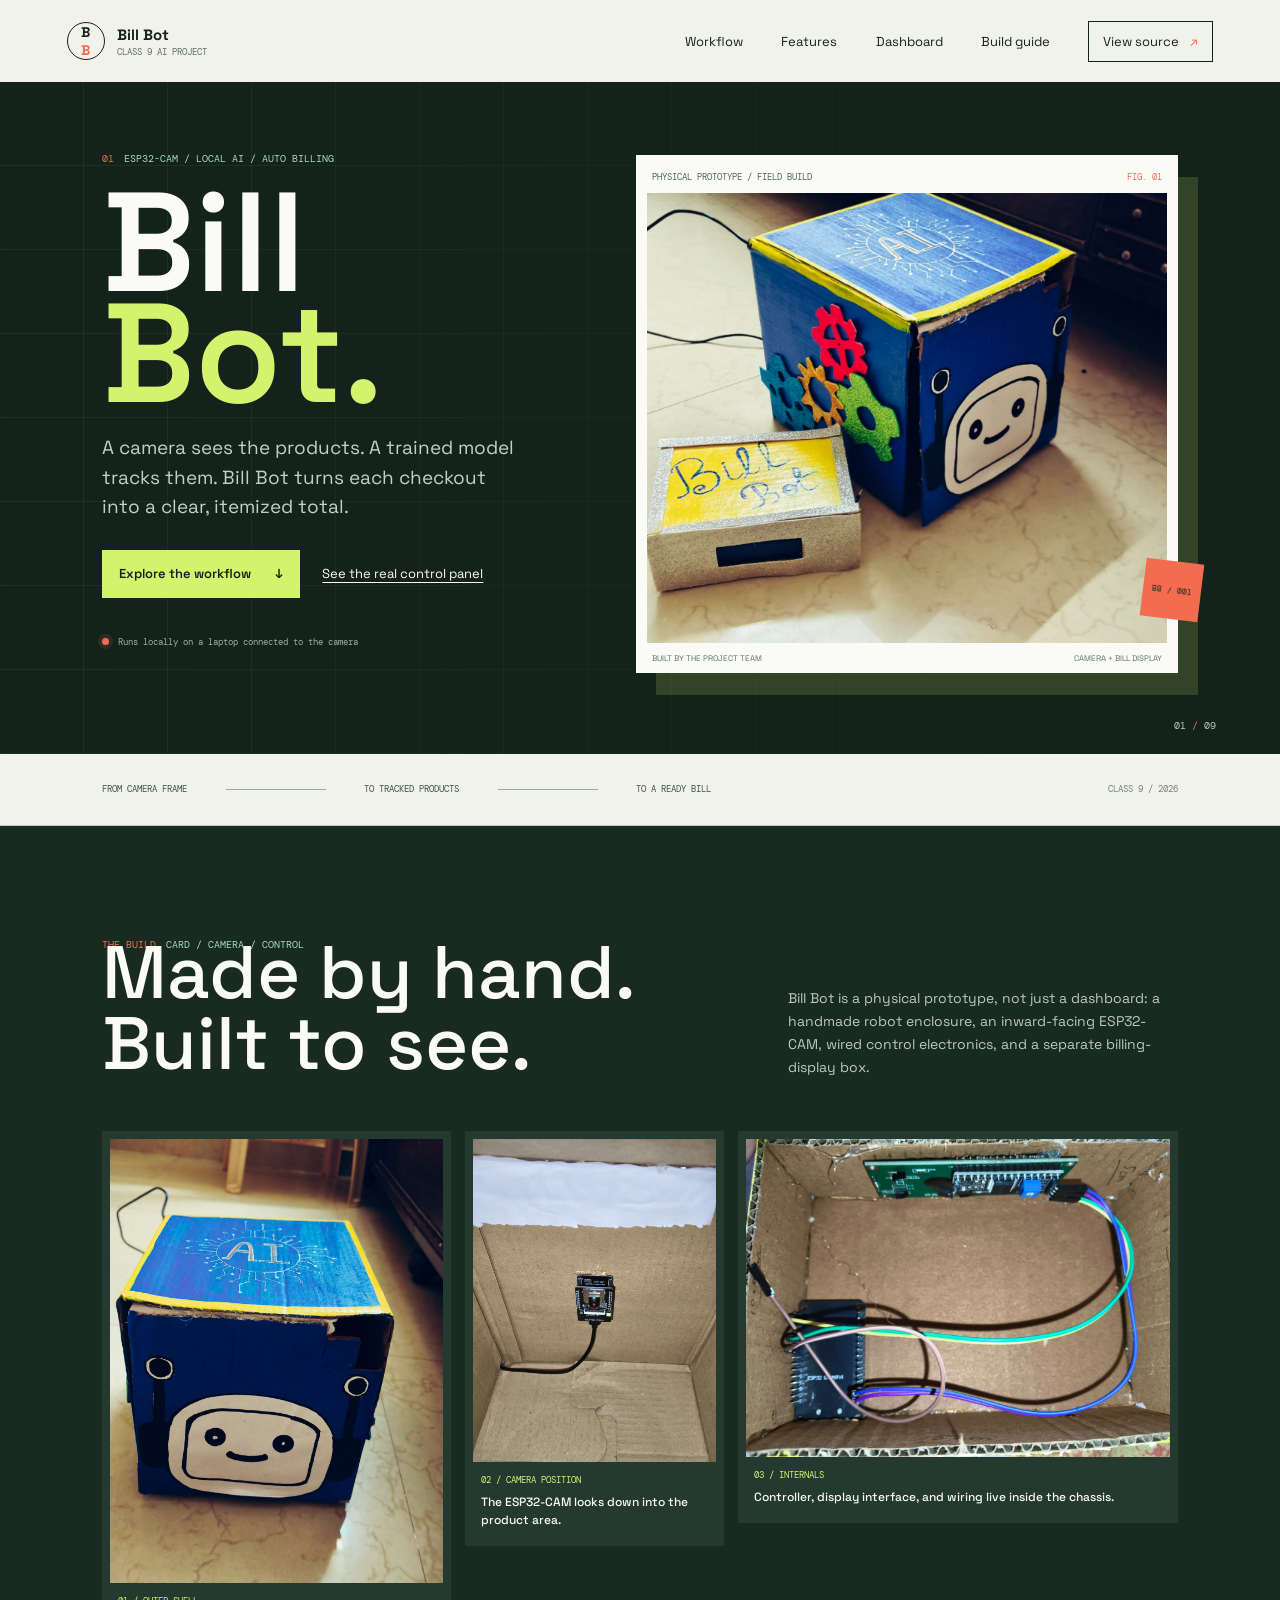
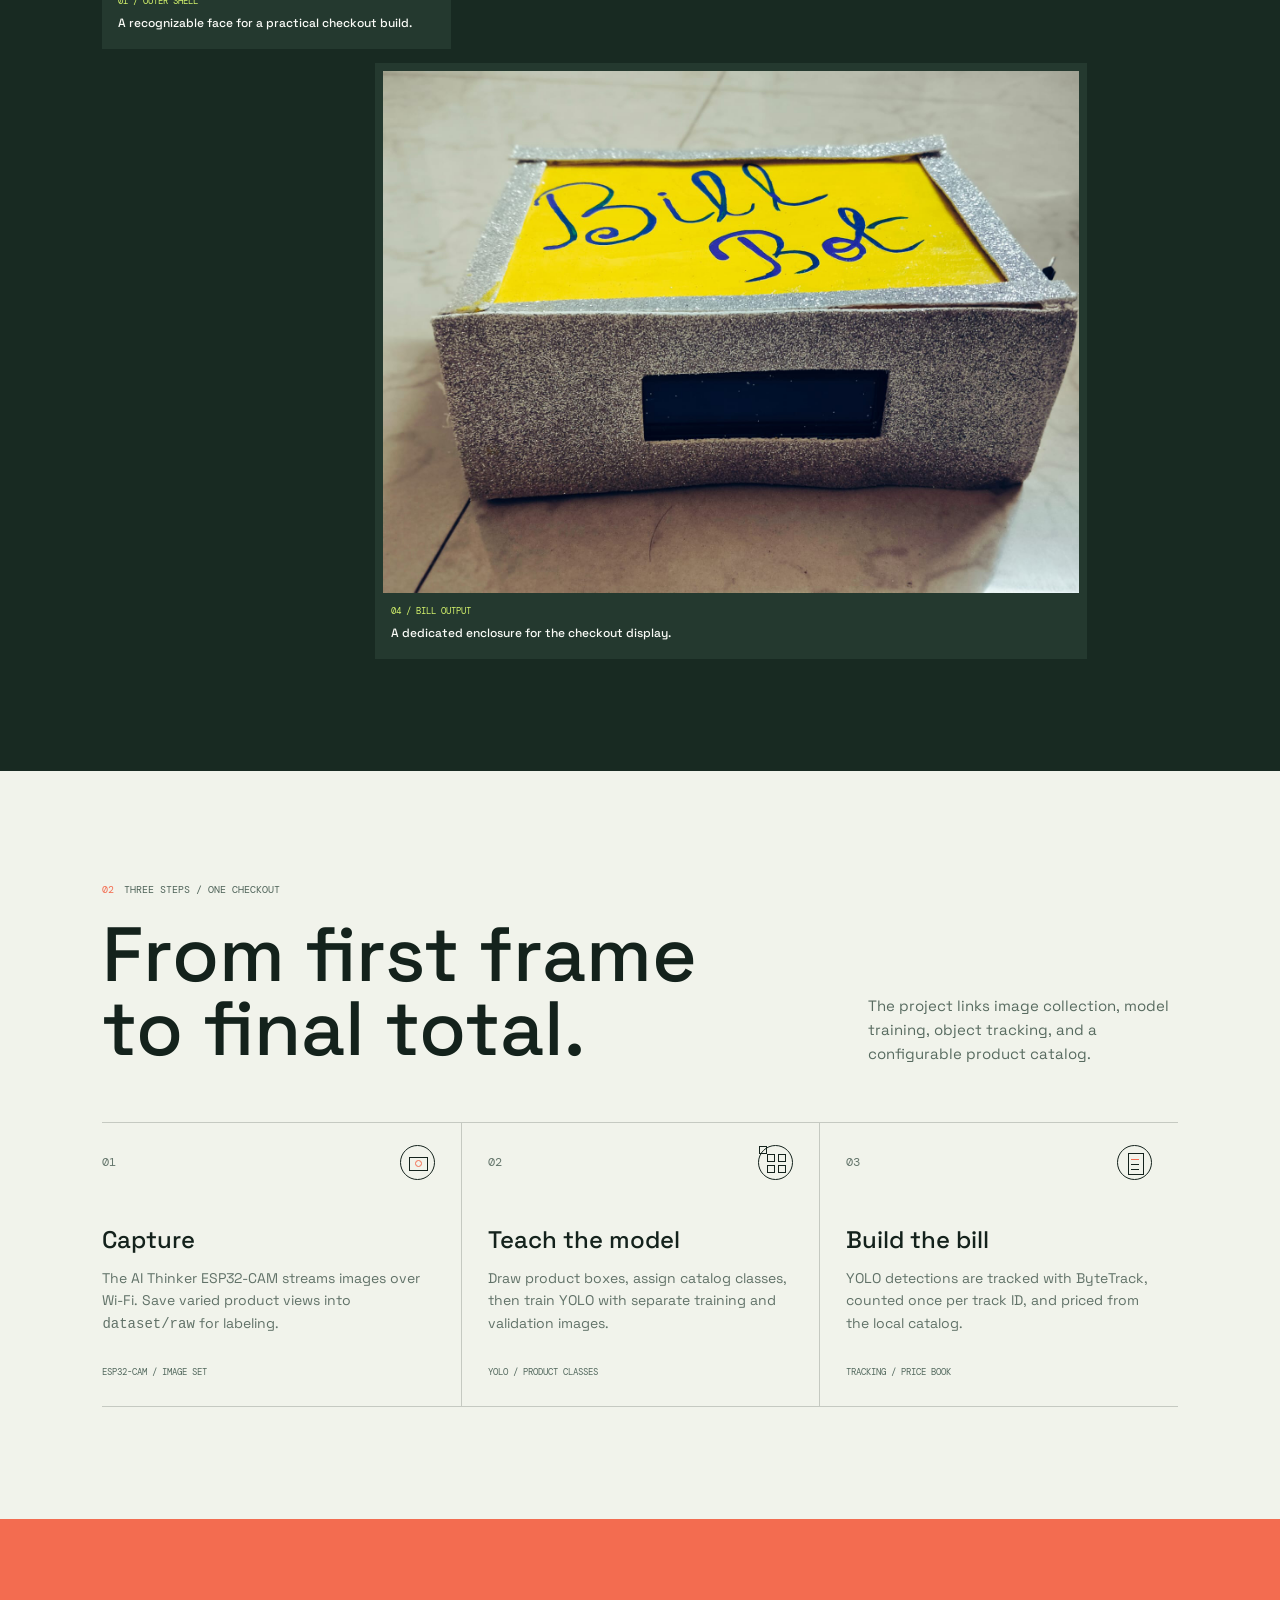
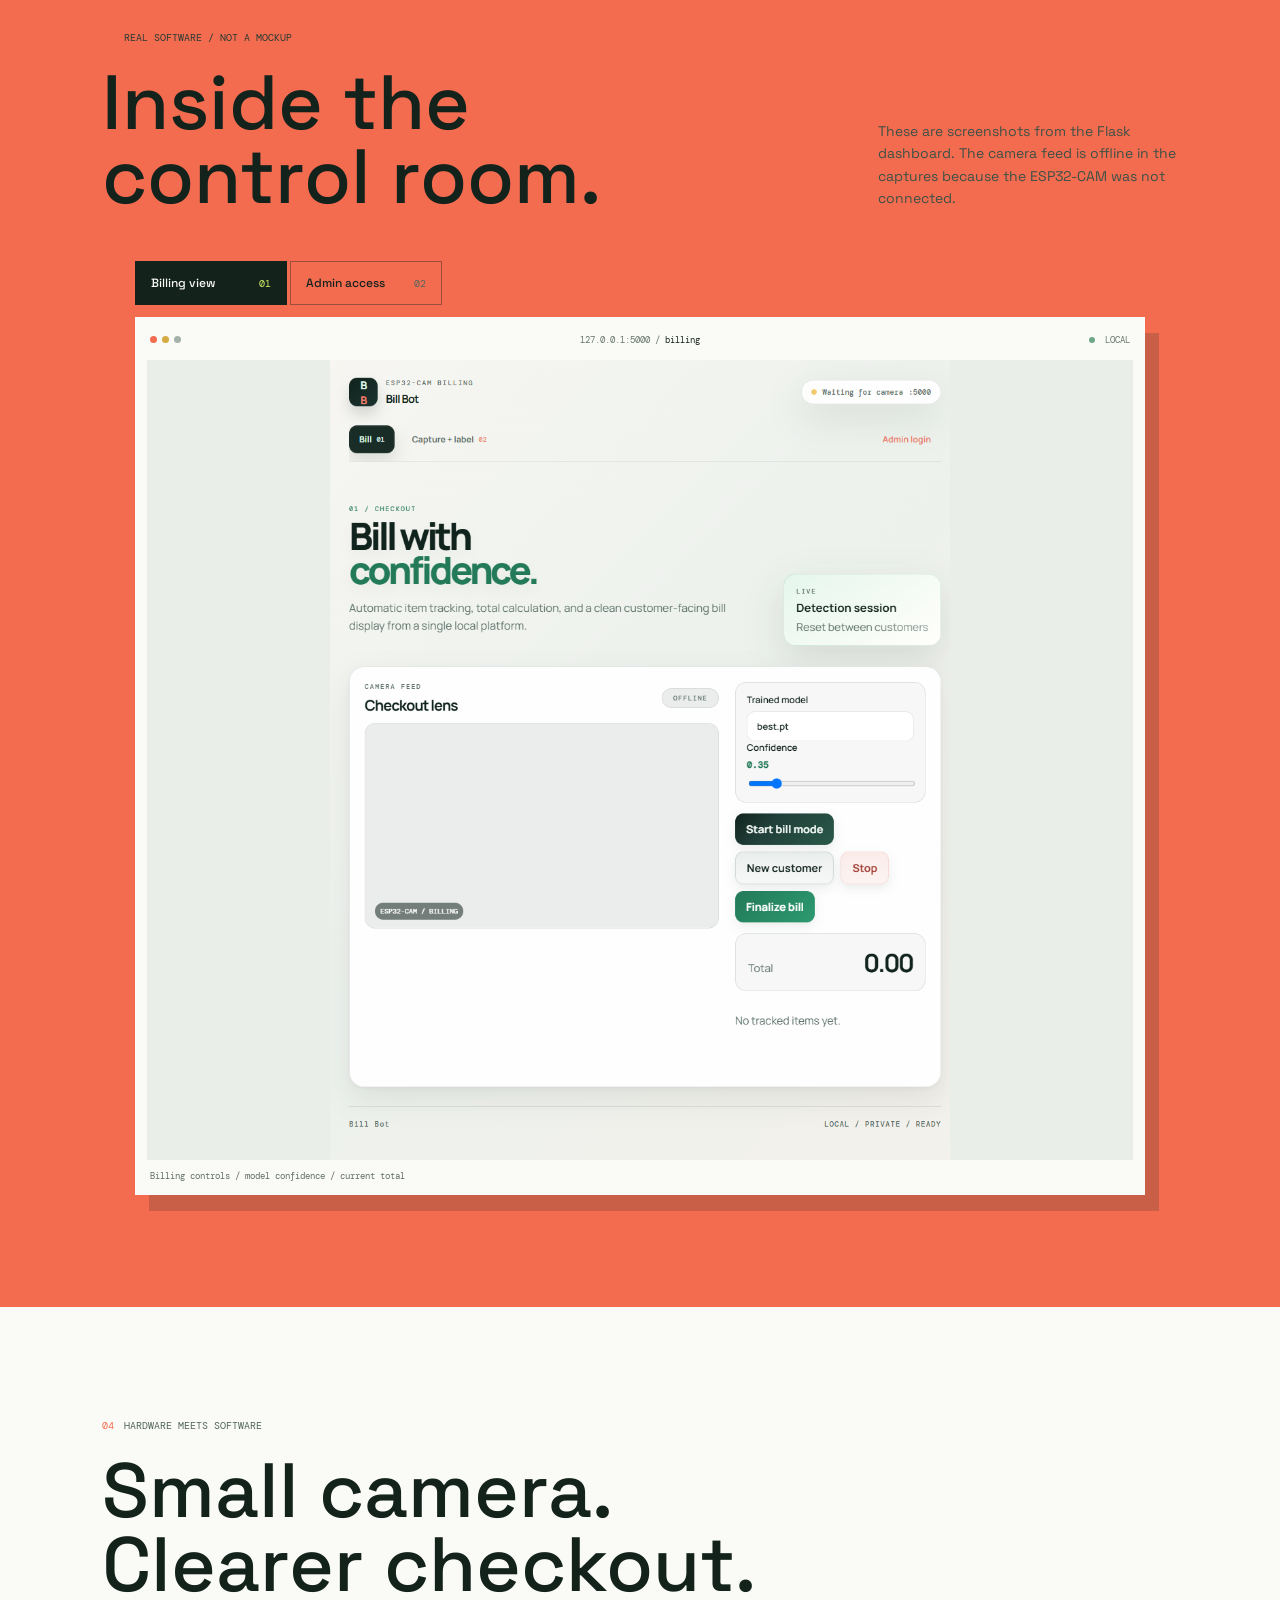
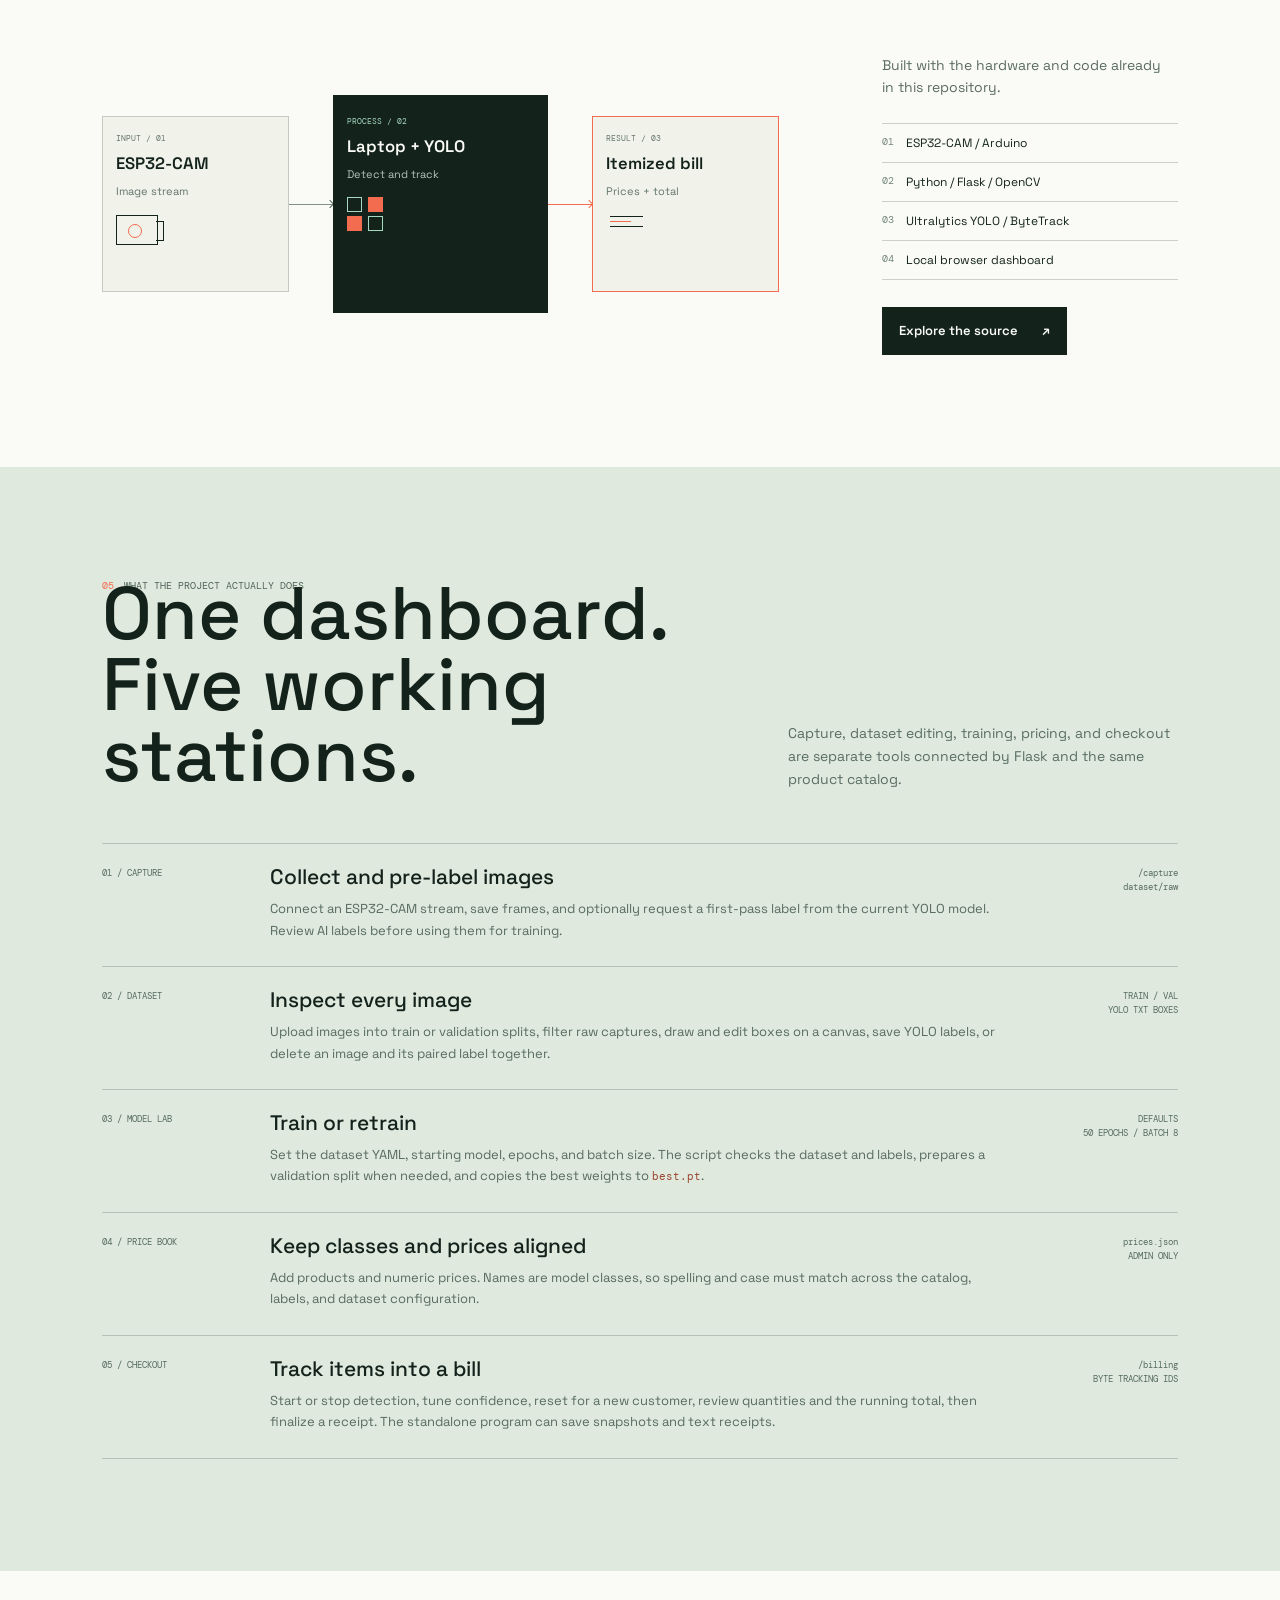
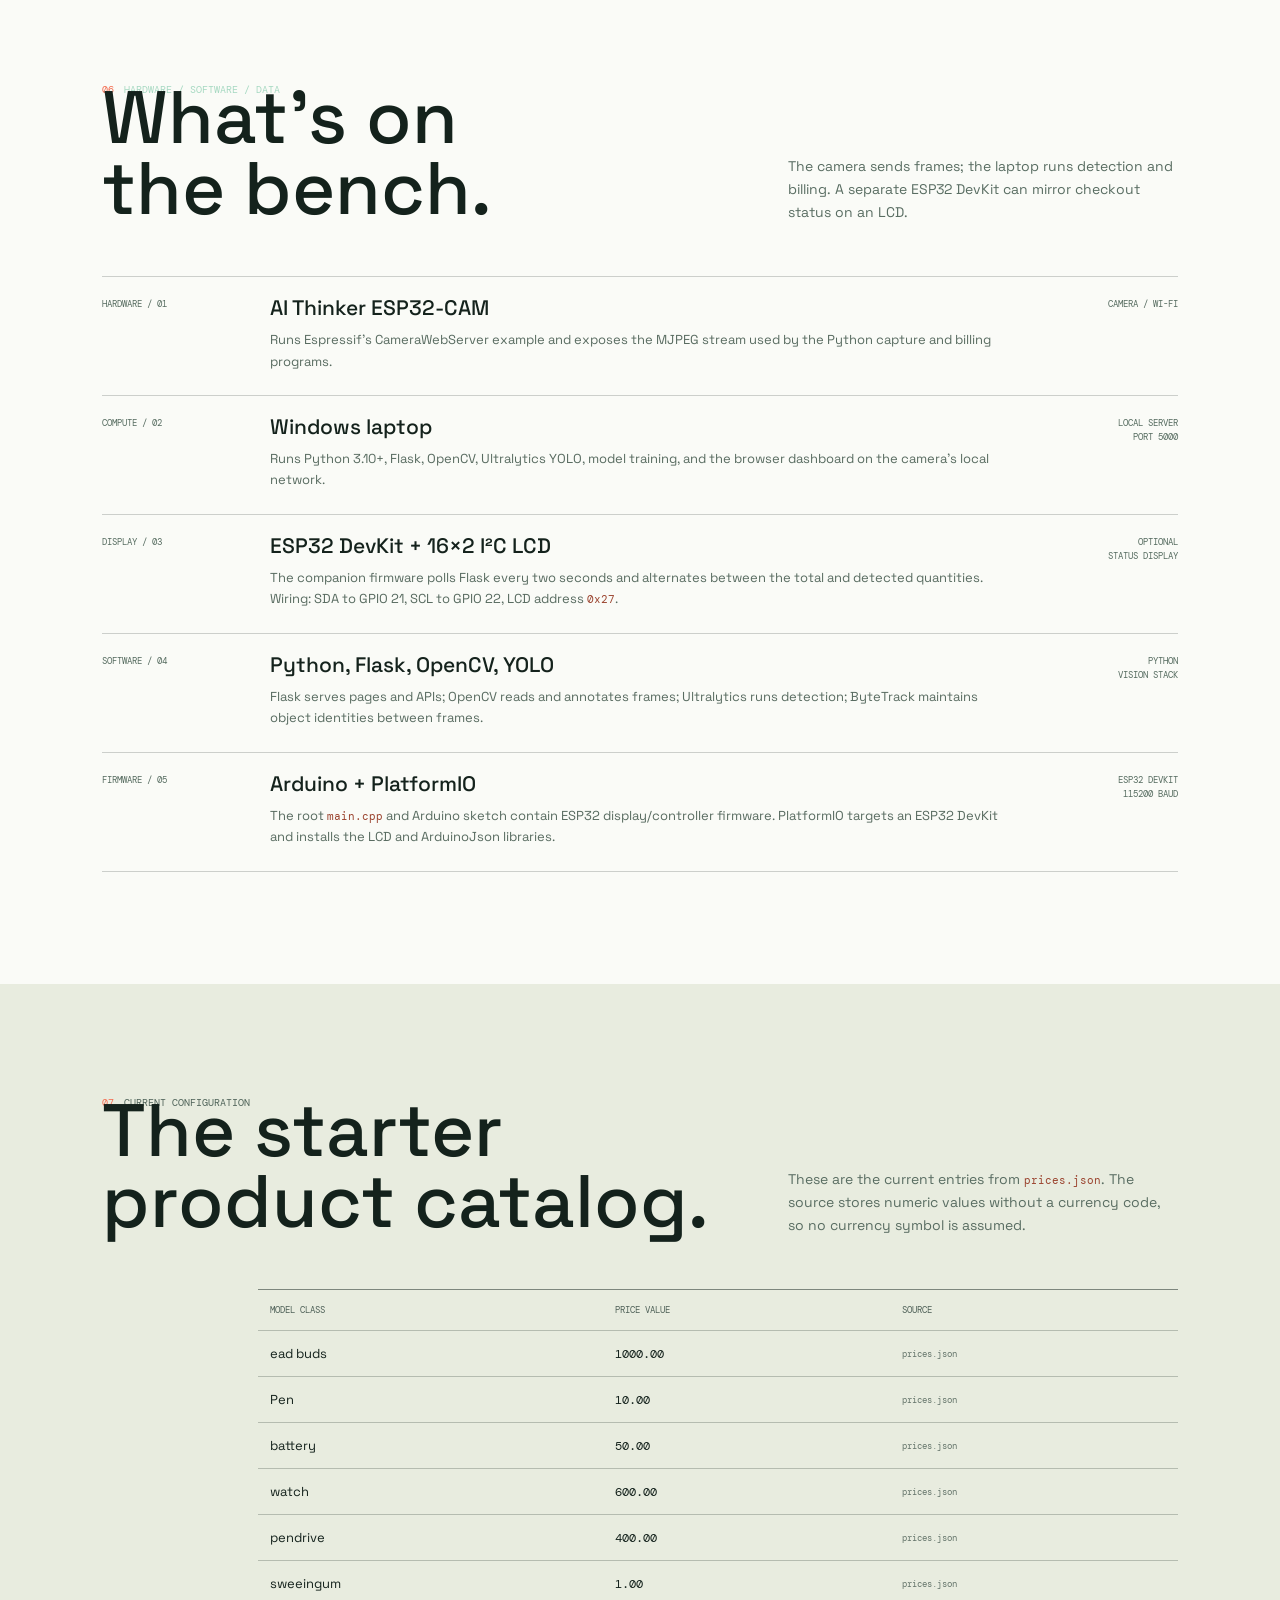
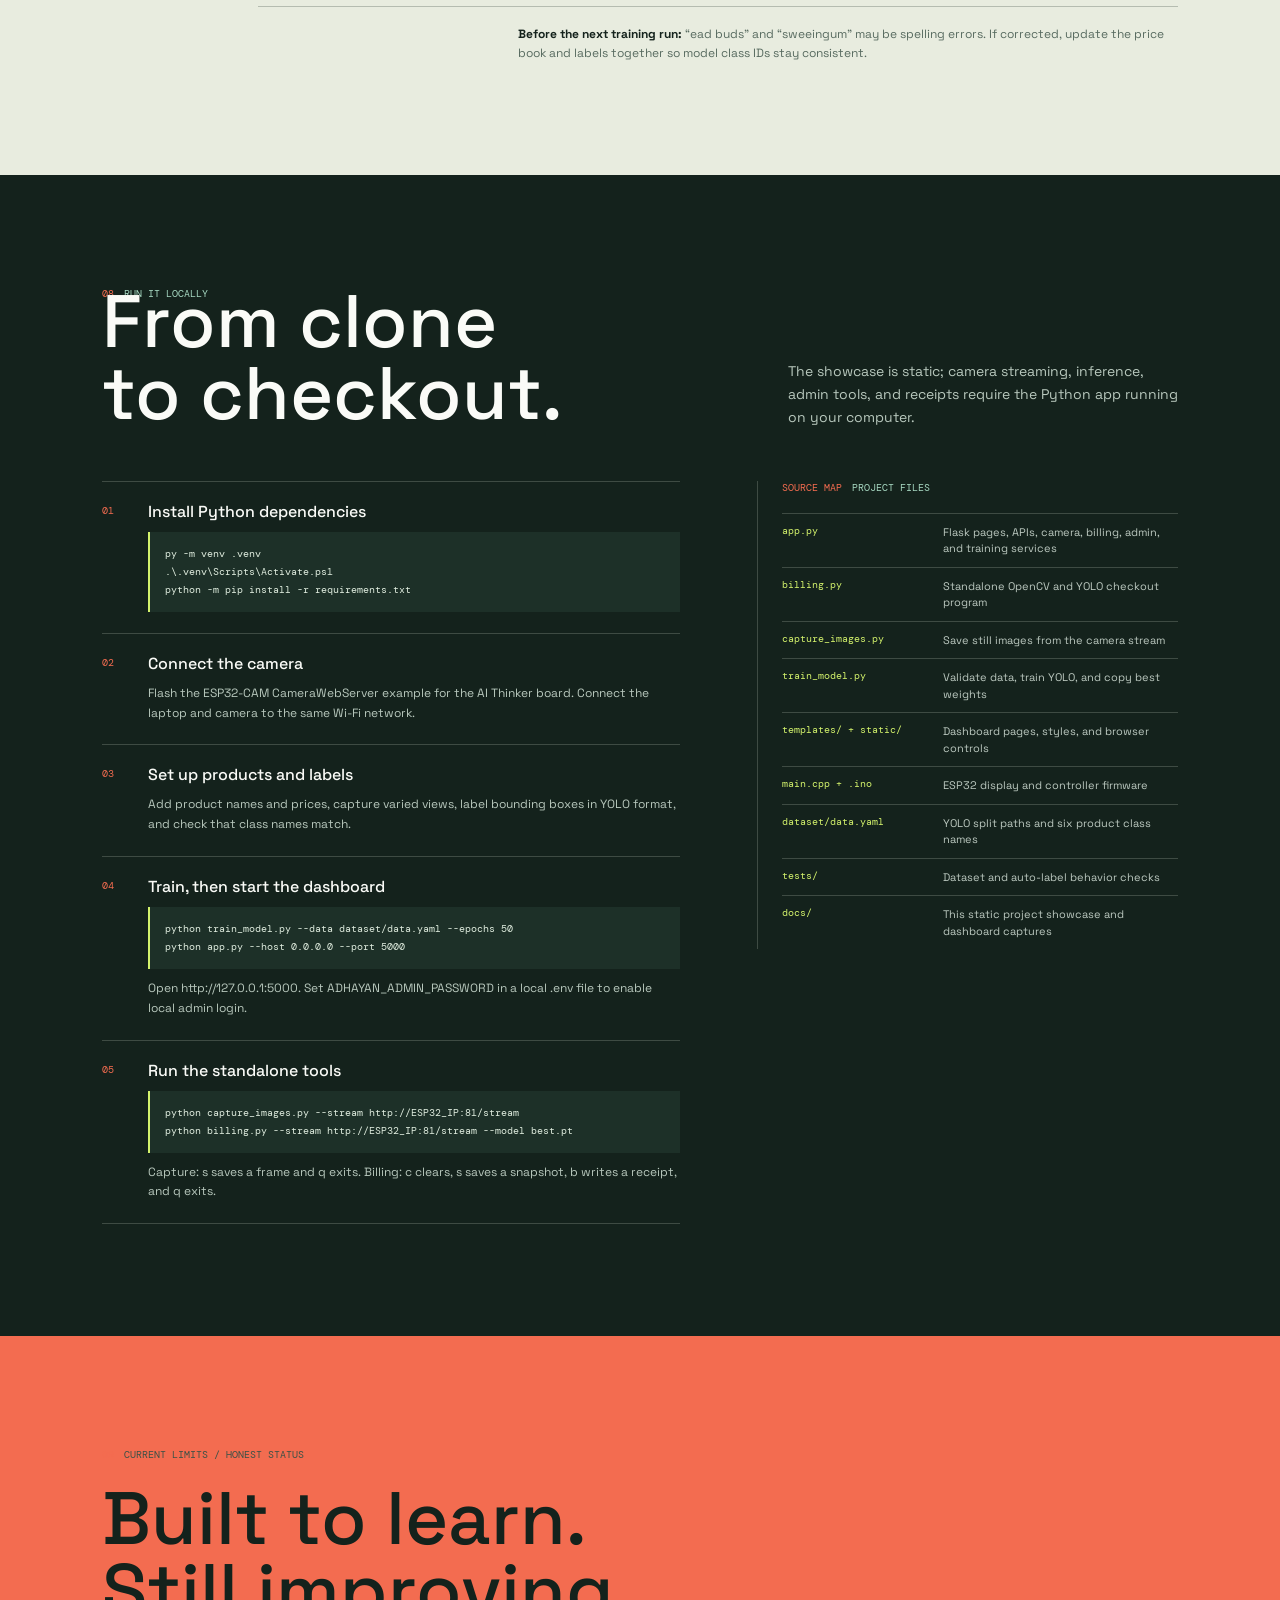
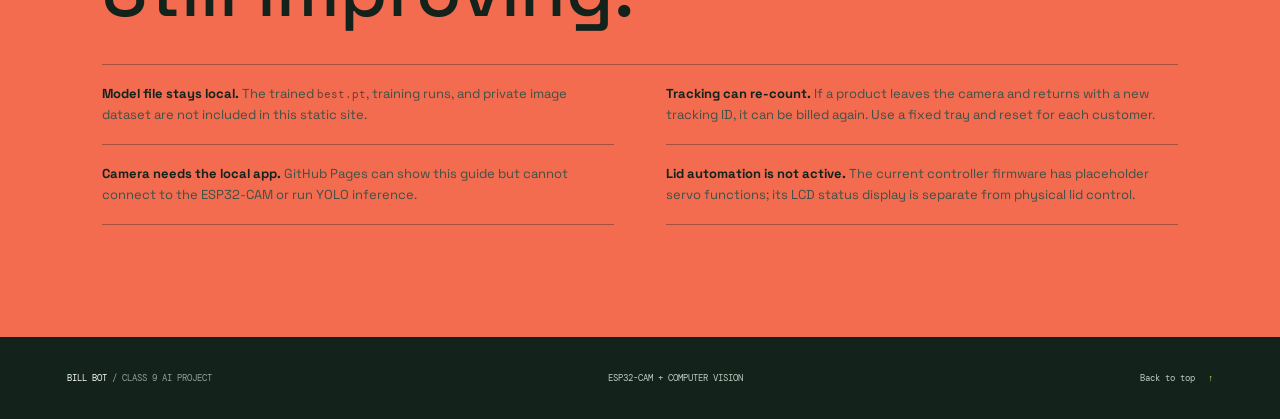
<file: docs/index.html>
<!doctype html>
<html lang="en">
<head>
  <meta charset="utf-8">
  <meta name="viewport" content="width=device-width, initial-scale=1">
  <meta name="theme-color" content="#14221c">
  <meta name="description" content="Bill Bot is a Class 9 AI project using an ESP32-CAM, YOLO object tracking, a local billing dashboard, and an optional ESP32 LCD status display.">
  <title>Bill Bot | ESP32-CAM Smart Billing</title>
  <link rel="preconnect" href="https://fonts.googleapis.com">
  <link rel="preconnect" href="https://fonts.gstatic.com" crossorigin>
  <link href="https://fonts.googleapis.com/css2?family=DM+Mono:wght@400;500&family=Space+Grotesk:wght@400;500;600;700&display=swap" rel="stylesheet">
  <link rel="stylesheet" href="./styles.css">
  <script src="./script.js" defer></script>
</head>
<body>
  <a class="skip-link" href="#main">Skip to content</a>
  <header class="site-header">
    <a class="brand" href="#top" aria-label="Bill Bot home">
      <span class="brand-mark" aria-hidden="true">B<span>B</span></span>
      <span class="brand-copy"><strong>Bill Bot</strong><small>CLASS 9 AI PROJECT</small></span>
    </a>
    <button class="menu-toggle" type="button" aria-label="Open navigation" aria-expanded="false" aria-controls="site-nav" title="Open navigation"><span></span><span></span></button>
    <nav class="site-nav" id="site-nav" aria-label="Main navigation">
      <a href="#workflow">Workflow</a>
      <a href="#features">Features</a>
      <a href="#screens">Dashboard</a>
      <a href="#build">Build guide</a>
      <a class="nav-cta" href="https://github.com/adhayan340-debug/bill-bot-class-9-ai-project">View source <span aria-hidden="true">&#8599;</span></a>
    </nav>
  </header>

  <main id="main">
    <section class="hero" id="top">
      <div class="hero-grid" aria-hidden="true"></div>
      <div class="hero-copy" data-reveal>
        <p class="eyebrow"><span class="eyebrow-index">01</span> ESP32-CAM / LOCAL AI / AUTO BILLING</p>
        <h1>Bill<br><span>Bot.</span></h1>
        <p class="hero-summary">A camera sees the products. A trained model tracks them. Bill Bot turns each checkout into a clear, itemized total.</p>
        <div class="hero-actions">
          <a class="button button-lime" href="#workflow">Explore the workflow <span aria-hidden="true">&#8595;</span></a>
          <a class="text-link" href="#screens">See the real control panel</a>
        </div>
        <div class="hero-footnote"><span class="live-mark"></span> Runs locally on a laptop connected to the camera</div>
      </div>
      <figure class="hero-visual" data-reveal>
        <div class="visual-topline"><span>PHYSICAL PROTOTYPE / FIELD BUILD</span><span class="visual-index">FIG. 01</span></div>
        <img src="./assets/complete-build.jpeg" alt="The completed blue Bill Bot cardboard robot beside its separate billing display enclosure." width="1600" height="1200">
        <figcaption><span>BUILT BY THE PROJECT TEAM</span><span>CAMERA + BILL DISPLAY</span></figcaption>
        <span class="visual-marker" aria-hidden="true">BB / 001</span>
      </figure>
      <div class="hero-index" aria-hidden="true">01 <span>/</span> 09</div>
    </section>

    <section class="intro-strip" aria-label="Project summary">
      <p>FROM CAMERA FRAME</p><span class="strip-line" aria-hidden="true"></span>
      <p>TO TRACKED PRODUCTS</p><span class="strip-line" aria-hidden="true"></span>
      <p>TO A READY BILL</p><span class="strip-side">CLASS 9 / 2026</span>
    </section>

    <section class="prototype-story section-pad" id="prototype">
      <div class="detail-heading" data-reveal>
        <div><p class="eyebrow"><span class="eyebrow-index">THE BUILD</span> CARD / CAMERA / CONTROL</p><h2>Made by hand.<br>Built to see.</h2></div>
        <p>Bill Bot is a physical prototype, not just a dashboard: a handmade robot enclosure, an inward-facing ESP32-CAM, wired control electronics, and a separate billing-display box.</p>
      </div>
      <div class="robot-gallery" data-reveal>
        <figure class="robot-shot robot-shot-front">
          <img src="./assets/robot-front.jpeg" alt="Front of the handmade blue Bill Bot cardboard robot, with its friendly face and decorated sides." width="1200" height="1600" loading="lazy">
          <figcaption><span>01 / OUTER SHELL</span><strong>A recognizable face for a practical checkout build.</strong></figcaption>
        </figure>
        <figure class="robot-shot robot-shot-camera">
          <img src="./assets/camera-inside-box.jpeg" alt="ESP32-CAM mounted inside the upper part of the cardboard robot, aimed into the product compartment." width="1200" height="1600" loading="lazy">
          <figcaption><span>02 / CAMERA POSITION</span><strong>The ESP32-CAM looks down into the product area.</strong></figcaption>
        </figure>
        <figure class="robot-shot robot-shot-wiring">
          <img src="./assets/robot-wiring.jpeg" alt="Inside the robot showing its ESP32 DevKit, LCD interface board, and connecting wires." width="1600" height="1200" loading="lazy">
          <figcaption><span>03 / INTERNALS</span><strong>Controller, display interface, and wiring live inside the chassis.</strong></figcaption>
        </figure>
        <figure class="robot-shot robot-shot-display">
          <img src="./assets/billing-display.jpeg" alt="Separate handmade Bill Bot billing enclosure with a front display window." width="1600" height="1200" loading="lazy">
          <figcaption><span>04 / BILL OUTPUT</span><strong>A dedicated enclosure for the checkout display.</strong></figcaption>
        </figure>
      </div>
    </section>

    <section class="workflow section-pad" id="workflow">
      <div class="section-heading" data-reveal>
        <p class="eyebrow dark-eyebrow"><span class="eyebrow-index">02</span> THREE STEPS / ONE CHECKOUT</p>
        <h2>From first frame<br>to final total.</h2>
        <p class="section-intro">The project links image collection, model training, object tracking, and a configurable product catalog.</p>
      </div>
      <div class="steps" data-reveal>
        <article class="step">
          <div class="step-head"><span class="step-number">01</span><span class="step-symbol symbol-camera" aria-hidden="true"></span></div>
          <h3>Capture</h3>
          <p>The AI Thinker ESP32-CAM streams images over Wi-Fi. Save varied product views into <code>dataset/raw</code> for labeling.</p>
          <span class="step-meta">ESP32-CAM / IMAGE SET</span>
        </article>
        <article class="step">
          <div class="step-head"><span class="step-number">02</span><span class="step-symbol symbol-model" aria-hidden="true"></span></div>
          <h3>Teach the model</h3>
          <p>Draw product boxes, assign catalog classes, then train YOLO with separate training and validation images.</p>
          <span class="step-meta">YOLO / PRODUCT CLASSES</span>
        </article>
        <article class="step">
          <div class="step-head"><span class="step-number">03</span><span class="step-symbol symbol-bill" aria-hidden="true"></span></div>
          <h3>Build the bill</h3>
          <p>YOLO detections are tracked with ByteTrack, counted once per track ID, and priced from the local catalog.</p>
          <span class="step-meta">TRACKING / PRICE BOOK</span>
        </article>
      </div>
    </section>

    <section class="screens section-pad" id="screens">
      <div class="screens-heading" data-reveal>
        <div>
          <p class="eyebrow"><span class="eyebrow-index">03</span> REAL SOFTWARE / NOT A MOCKUP</p>
          <h2>Inside the<br>control room.</h2>
        </div>
        <p class="screens-note">These are screenshots from the Flask dashboard. The camera feed is offline in the captures because the ESP32-CAM was not connected.</p>
      </div>
      <div class="screen-switcher" data-reveal>
        <div class="screen-tabs" role="group" aria-label="Choose a dashboard screenshot">
          <button class="screen-tab is-active" type="button" data-screen="billing" aria-pressed="true">Billing view <span>01</span></button>
          <button class="screen-tab" type="button" data-screen="admin" aria-pressed="false">Admin access <span>02</span></button>
        </div>
        <figure class="screen-display">
          <div class="screen-toolbar"><span class="toolbar-dots" aria-hidden="true"><i></i><i></i><i></i></span><span class="screen-url">127.0.0.1:5000 / <span id="screen-route">billing</span></span><span class="screen-state"><i></i> LOCAL</span></div>
          <img id="screen-image" src="./assets/billing-dashboard.png" alt="Actual screenshot of the Bill Bot billing controls and item total." width="912" height="1175">
          <figcaption id="screen-caption">Billing controls / model confidence / current total</figcaption>
        </figure>
      </div>
    </section>

    <section class="system section-pad" id="system">
      <div class="system-heading" data-reveal>
        <p class="eyebrow dark-eyebrow"><span class="eyebrow-index">04</span> HARDWARE MEETS SOFTWARE</p>
        <h2>Small camera.<br>Clearer checkout.</h2>
      </div>
      <div class="system-layout" data-reveal>
        <div class="system-flow" aria-label="System flow: ESP32-CAM to laptop with Flask and YOLO, then itemized bill">
          <div class="system-node node-camera"><span class="node-code">INPUT / 01</span><strong>ESP32-CAM</strong><small>Image stream</small><span class="camera-glyph" aria-hidden="true"><i></i></span></div>
          <span class="flow-connector" aria-hidden="true"><i></i></span>
          <div class="system-node node-compute"><span class="node-code">PROCESS / 02</span><strong>Laptop + YOLO</strong><small>Detect and track</small><span class="compute-glyph" aria-hidden="true"><i></i><i></i><i></i><i></i></span></div>
          <span class="flow-connector connector-coral" aria-hidden="true"><i></i></span>
          <div class="system-node node-output"><span class="node-code">RESULT / 03</span><strong>Itemized bill</strong><small>Prices + total</small><span class="receipt-glyph" aria-hidden="true"><i></i><i></i><i></i></span></div>
        </div>
        <div class="system-copy">
          <p>Built with the hardware and code already in this repository.</p>
          <ul class="stack-list">
            <li><span>01</span> ESP32-CAM / Arduino</li>
            <li><span>02</span> Python / Flask / OpenCV</li>
            <li><span>03</span> Ultralytics YOLO / ByteTrack</li>
            <li><span>04</span> Local browser dashboard</li>
          </ul>
          <a class="button button-dark" href="https://github.com/adhayan340-debug/bill-bot-class-9-ai-project">Explore the source <span aria-hidden="true">&#8599;</span></a>
        </div>
      </div>
    </section>

    <section class="feature-ledger section-pad" id="features">
      <div class="detail-heading" data-reveal>
        <div><p class="eyebrow dark-eyebrow"><span class="eyebrow-index">05</span> WHAT THE PROJECT ACTUALLY DOES</p><h2>One dashboard.<br>Five working stations.</h2></div>
        <p>Capture, dataset editing, training, pricing, and checkout are separate tools connected by Flask and the same product catalog.</p>
      </div>
      <div class="feature-rows" data-reveal>
        <article class="feature-row"><span class="feature-label">01 / CAPTURE</span><div><h3>Collect and pre-label images</h3><p>Connect an ESP32-CAM stream, save frames, and optionally request a first-pass label from the current YOLO model. Review AI labels before using them for training.</p></div><span class="feature-route">/capture<br>dataset/raw</span></article>
        <article class="feature-row"><span class="feature-label">02 / DATASET</span><div><h3>Inspect every image</h3><p>Upload images into train or validation splits, filter raw captures, draw and edit boxes on a canvas, save YOLO labels, or delete an image and its paired label together.</p></div><span class="feature-route">TRAIN / VAL<br>YOLO TXT BOXES</span></article>
        <article class="feature-row"><span class="feature-label">03 / MODEL LAB</span><div><h3>Train or retrain</h3><p>Set the dataset YAML, starting model, epochs, and batch size. The script checks the dataset and labels, prepares a validation split when needed, and copies the best weights to <code>best.pt</code>.</p></div><span class="feature-route">DEFAULTS<br>50 EPOCHS / BATCH 8</span></article>
        <article class="feature-row"><span class="feature-label">04 / PRICE BOOK</span><div><h3>Keep classes and prices aligned</h3><p>Add products and numeric prices. Names are model classes, so spelling and case must match across the catalog, labels, and dataset configuration.</p></div><span class="feature-route">prices.json<br>ADMIN ONLY</span></article>
        <article class="feature-row"><span class="feature-label">05 / CHECKOUT</span><div><h3>Track items into a bill</h3><p>Start or stop detection, tune confidence, reset for a new customer, review quantities and the running total, then finalize a receipt. The standalone program can save snapshots and text receipts.</p></div><span class="feature-route">/billing<br>BYTE TRACKING IDS</span></article>
      </div>
    </section>

    <section class="hardware-details section-pad" id="hardware">
      <div class="detail-heading" data-reveal>
        <div><p class="eyebrow"><span class="eyebrow-index">06</span> HARDWARE / SOFTWARE / DATA</p><h2>What’s on<br>the bench.</h2></div>
        <p>The camera sends frames; the laptop runs detection and billing. A separate ESP32 DevKit can mirror checkout status on an LCD.</p>
      </div>
      <div class="component-rows" data-reveal>
        <article class="component-row"><span class="component-index">HARDWARE / 01</span><div><h3>AI Thinker ESP32-CAM</h3><p>Runs Espressif’s CameraWebServer example and exposes the MJPEG stream used by the Python capture and billing programs.</p></div><span class="component-note">CAMERA / WI-FI</span></article>
        <article class="component-row"><span class="component-index">COMPUTE / 02</span><div><h3>Windows laptop</h3><p>Runs Python 3.10+, Flask, OpenCV, Ultralytics YOLO, model training, and the browser dashboard on the camera’s local network.</p></div><span class="component-note">LOCAL SERVER<br>PORT 5000</span></article>
        <article class="component-row"><span class="component-index">DISPLAY / 03</span><div><h3>ESP32 DevKit + 16×2 I²C LCD</h3><p>The companion firmware polls Flask every two seconds and alternates between the total and detected quantities. Wiring: SDA to GPIO 21, SCL to GPIO 22, LCD address <code>0x27</code>.</p></div><span class="component-note">OPTIONAL<br>STATUS DISPLAY</span></article>
        <article class="component-row"><span class="component-index">SOFTWARE / 04</span><div><h3>Python, Flask, OpenCV, YOLO</h3><p>Flask serves pages and APIs; OpenCV reads and annotates frames; Ultralytics runs detection; ByteTrack maintains object identities between frames.</p></div><span class="component-note">PYTHON<br>VISION STACK</span></article>
        <article class="component-row"><span class="component-index">FIRMWARE / 05</span><div><h3>Arduino + PlatformIO</h3><p>The root <code>main.cpp</code> and Arduino sketch contain ESP32 display/controller firmware. PlatformIO targets an ESP32 DevKit and installs the LCD and ArduinoJson libraries.</p></div><span class="component-note">ESP32 DEVKIT<br>115200 BAUD</span></article>
      </div>
    </section>

    <section class="catalog-details section-pad" id="catalog">
      <div class="detail-heading" data-reveal>
        <div><p class="eyebrow dark-eyebrow"><span class="eyebrow-index">07</span> CURRENT CONFIGURATION</p><h2>The starter<br>product catalog.</h2></div>
        <p>These are the current entries from <code>prices.json</code>. The source stores numeric values without a currency code, so no currency symbol is assumed.</p>
      </div>
      <div class="catalog-table-wrap" data-reveal>
        <table class="catalog-table">
          <thead><tr><th scope="col">MODEL CLASS</th><th scope="col">PRICE VALUE</th><th scope="col">SOURCE</th></tr></thead>
          <tbody>
            <tr><td>ead buds</td><td>1000.00</td><td>prices.json</td></tr>
            <tr><td>Pen</td><td>10.00</td><td>prices.json</td></tr>
            <tr><td>battery</td><td>50.00</td><td>prices.json</td></tr>
            <tr><td>watch</td><td>600.00</td><td>prices.json</td></tr>
            <tr><td>pendrive</td><td>400.00</td><td>prices.json</td></tr>
            <tr><td>sweeingum</td><td>1.00</td><td>prices.json</td></tr>
          </tbody>
        </table>
        <p class="catalog-note"><strong>Before the next training run:</strong> “ead buds” and “sweeingum” may be spelling errors. If corrected, update the price book and labels together so model class IDs stay consistent.</p>
      </div>
    </section>

    <section class="build-guide section-pad" id="build">
      <div class="detail-heading" data-reveal>
        <div><p class="eyebrow"><span class="eyebrow-index">08</span> RUN IT LOCALLY</p><h2>From clone<br>to checkout.</h2></div>
        <p>The showcase is static; camera streaming, inference, admin tools, and receipts require the Python app running on your computer.</p>
      </div>
      <div class="build-grid" data-reveal>
        <div class="setup-steps">
          <article><span>01</span><div><h3>Install Python dependencies</h3><pre><code>py -m venv .venv
.\.venv\Scripts\Activate.ps1
python -m pip install -r requirements.txt</code></pre></div></article>
          <article><span>02</span><div><h3>Connect the camera</h3><p>Flash the ESP32-CAM CameraWebServer example for the AI Thinker board. Connect the laptop and camera to the same Wi-Fi network.</p></div></article>
          <article><span>03</span><div><h3>Set up products and labels</h3><p>Add product names and prices, capture varied views, label bounding boxes in YOLO format, and check that class names match.</p></div></article>
          <article><span>04</span><div><h3>Train, then start the dashboard</h3><pre><code>python train_model.py --data dataset/data.yaml --epochs 50
python app.py --host 0.0.0.0 --port 5000</code></pre><p>Open <code>http://127.0.0.1:5000</code>. Set <code>ADHAYAN_ADMIN_PASSWORD</code> in a local <code>.env</code> file to enable local admin login.</p></div></article>
          <article><span>05</span><div><h3>Run the standalone tools</h3><pre><code>python capture_images.py --stream http://ESP32_IP:81/stream
python billing.py --stream http://ESP32_IP:81/stream --model best.pt</code></pre><p>Capture: <code>s</code> saves a frame and <code>q</code> exits. Billing: <code>c</code> clears, <code>s</code> saves a snapshot, <code>b</code> writes a receipt, and <code>q</code> exits.</p></div></article>
        </div>
        <aside class="source-map">
          <p class="eyebrow"><span class="eyebrow-index">SOURCE MAP</span> PROJECT FILES</p>
          <dl>
            <div><dt>app.py</dt><dd>Flask pages, APIs, camera, billing, admin, and training services</dd></div>
            <div><dt>billing.py</dt><dd>Standalone OpenCV and YOLO checkout program</dd></div>
            <div><dt>capture_images.py</dt><dd>Save still images from the camera stream</dd></div>
            <div><dt>train_model.py</dt><dd>Validate data, train YOLO, and copy best weights</dd></div>
            <div><dt>templates/ + static/</dt><dd>Dashboard pages, styles, and browser controls</dd></div>
            <div><dt>main.cpp + .ino</dt><dd>ESP32 display and controller firmware</dd></div>
            <div><dt>dataset/data.yaml</dt><dd>YOLO split paths and six product class names</dd></div>
            <div><dt>tests/</dt><dd>Dataset and auto-label behavior checks</dd></div>
            <div><dt>docs/</dt><dd>This static project showcase and dashboard captures</dd></div>
          </dl>
        </aside>
      </div>
    </section>

    <section class="known-limits section-pad" id="limits">
      <div class="limits-heading" data-reveal>
        <p class="eyebrow"><span class="eyebrow-index">09</span> CURRENT LIMITS / HONEST STATUS</p>
        <h2>Built to learn.<br>Still improving.</h2>
      </div>
      <div class="limits-list" data-reveal>
        <p><strong>Model file stays local.</strong> The trained <code>best.pt</code>, training runs, and private image dataset are not included in this static site.</p>
        <p><strong>Tracking can re-count.</strong> If a product leaves the camera and returns with a new tracking ID, it can be billed again. Use a fixed tray and reset for each customer.</p>
        <p><strong>Camera needs the local app.</strong> GitHub Pages can show this guide but cannot connect to the ESP32-CAM or run YOLO inference.</p>
        <p><strong>Lid automation is not active.</strong> The current controller firmware has placeholder servo functions; its LCD status display is separate from physical lid control.</p>
      </div>
    </section>
  </main>

  <footer class="site-footer">
    <a class="footer-brand" href="#top">BILL BOT <span>/ CLASS 9 AI PROJECT</span></a>
    <span>ESP32-CAM + COMPUTER VISION</span>
    <a href="#top" class="back-top">Back to top <span aria-hidden="true">&#8593;</span></a>
  </footer>
</body>
</html>
</file>
<file: docs/styles.css>
:root {
  color-scheme: light;
  --ink: #14221c;
  --ink-soft: #253a31;
  --paper: #f1f3eb;
  --paper-bright: #fafbf7;
  --lime: #d4f36c;
  --mint: #a7d9c2;
  --coral: #f36c50;
  --line-dark: rgba(20, 34, 28, 0.2);
  --line-light: rgba(242, 246, 235, 0.19);
  --mono: "DM Mono", monospace;
  --display: "Space Grotesk", sans-serif;
}

* { box-sizing: border-box; }

html { scroll-behavior: smooth; }

body {
  margin: 0;
  background: var(--paper);
  color: var(--ink);
  font-family: var(--display);
  -webkit-font-smoothing: antialiased;
}

::selection { background: var(--lime); color: var(--ink); }

a { color: inherit; }

.skip-link {
  position: absolute;
  z-index: 20;
  top: 12px;
  left: 12px;
  padding: 12px 16px;
  transform: translateY(-160%);
  background: var(--lime);
  color: var(--ink);
}

.skip-link:focus { transform: translateY(0); }

.site-header {
  position: relative;
  z-index: 5;
  display: flex;
  min-height: 82px;
  align-items: center;
  justify-content: space-between;
  padding: 0 clamp(20px, 5.2vw, 84px);
  background: var(--paper);
}

.brand { display: inline-flex; align-items: center; gap: 12px; text-decoration: none; }

.brand-mark {
  display: grid;
  width: 38px;
  aspect-ratio: 1;
  place-items: center;
  border: 1px solid var(--ink);
  border-radius: 50%;
  font-size: 14px;
  font-weight: 700;
  letter-spacing: 0;
}

.brand-mark span { color: var(--coral); }

.brand-copy { display: grid; gap: 2px; }
.brand-copy strong { font-size: 15px; }
.brand-copy small, .eyebrow, .step-meta, .node-code, .screen-toolbar, .site-footer, .visual-topline, .hero-footnote, .hero-index, .intro-strip, .visual-marker {
  font-family: var(--mono);
  font-size: 10px;
  letter-spacing: 0;
}
.brand-copy small { color: #607167; font-size: 9px; }

.site-nav { display: flex; align-items: center; gap: clamp(18px, 3vw, 42px); }
.site-nav a { font-size: 13px; text-decoration: none; }
.site-nav a:hover, .text-link:hover, .back-top:hover { text-decoration: underline; text-underline-offset: 4px; }
.site-nav .nav-cta { padding: 11px 14px; border: 1px solid var(--ink); }
.nav-cta span { padding-left: 8px; color: var(--coral); }
.menu-toggle { display: none; }

.hero {
  position: relative;
  display: grid;
  min-height: 0;
  grid-template-columns: minmax(0, 0.9fr) minmax(430px, 1.1fr);
  align-items: center;
  gap: clamp(36px, 7vw, 112px);
  overflow: hidden;
  padding: 70px clamp(24px, 8vw, 128px) 78px;
  background: var(--ink);
  color: var(--paper-bright);
}

.hero-grid {
  position: absolute;
  inset: 0;
  pointer-events: none;
  opacity: 0.33;
  background-image: linear-gradient(to right, transparent calc(100% - 1px), var(--line-light) 1px), linear-gradient(to bottom, transparent calc(100% - 1px), var(--line-light) 1px);
  background-size: 84px 84px;
  mask-image: linear-gradient(90deg, black 0%, transparent 90%);
}

.hero-copy, .hero-visual { position: relative; z-index: 1; }
.hero-copy { max-width: 570px; padding-bottom: 28px; }

.eyebrow { display: flex; align-items: center; gap: 10px; margin: 0 0 22px; color: var(--mint); font-size: 10px; }
.eyebrow-index { color: var(--coral); }
.dark-eyebrow { color: #50645a; }

h1, h2, h3, p { margin-top: 0; }

h1 {
  margin-bottom: 24px;
  font-size: clamp(76px, 11vw, 156px);
  font-weight: 600;
  line-height: 0.79;
}

h1 span { color: var(--lime); }

.hero-summary { max-width: 420px; margin-bottom: 28px; color: #c3d0c7; font-size: clamp(16px, 1.6vw, 19px); line-height: 1.55; }
.hero-actions { display: flex; flex-wrap: wrap; align-items: center; gap: 22px; }
.button { display: inline-flex; min-height: 48px; align-items: center; justify-content: center; gap: 24px; padding: 0 16px; border: 1px solid transparent; font-size: 13px; font-weight: 600; text-decoration: none; transition: transform 180ms ease, background-color 180ms ease; }
.button:hover { transform: translateY(-3px); }
.button-lime { background: var(--lime); color: var(--ink); }
.button-lime:hover { background: #e3fa92; }
.text-link { color: var(--paper-bright); font-size: 13px; text-underline-offset: 4px; }
.hero-footnote { display: flex; align-items: center; gap: 9px; margin-top: 38px; color: #9baea2; font-size: 9px; }
.live-mark { width: 7px; height: 7px; border-radius: 50%; background: var(--coral); box-shadow: 0 0 0 4px rgba(243, 108, 80, 0.12); }

.hero-visual { width: min(100%, 570px); justify-self: end; margin: 0; padding: 11px 11px 9px; background: var(--paper-bright); color: var(--ink); box-shadow: 20px 22px 0 rgba(212, 243, 108, 0.16); animation: console-arrive 850ms cubic-bezier(0.2, 0.8, 0.2, 1) both; }
.visual-topline, .hero-visual figcaption { display: flex; align-items: center; justify-content: space-between; padding: 5px 5px 10px; color: #55665d; font-size: 9px; }
.visual-index { color: var(--coral); }
.hero-visual img { display: block; width: 100%; height: min(50vh, 470px); object-fit: cover; object-position: center top; }
.hero-visual figcaption { padding: 10px 5px 1px; color: #62736a; font-size: 8px; }
.visual-marker { position: absolute; right: -23px; bottom: 54px; display: grid; width: 58px; height: 58px; place-items: center; transform: rotate(7deg); background: var(--coral); color: var(--ink); font-size: 8px; }
.hero-index { position: absolute; right: clamp(20px, 5vw, 80px); bottom: 22px; color: #b8c9be; }
.hero-index span { color: var(--coral); }

.intro-strip { display: flex; min-height: 72px; align-items: center; gap: clamp(16px, 3vw, 42px); padding: 0 clamp(22px, 8vw, 128px); border-bottom: 1px solid var(--line-dark); color: #3f554a; font-size: 9px; }
.intro-strip p { margin: 0; white-space: nowrap; }
.strip-line { width: clamp(22px, 8vw, 100px); height: 1px; background: #9baa9e; }
.strip-side { margin-left: auto; color: #76857b; white-space: nowrap; }

.section-pad { padding: 112px clamp(24px, 8vw, 128px); }
.workflow { background: var(--paper); }
.section-heading { display: grid; grid-template-columns: 1fr minmax(240px, 0.65fr); align-items: end; column-gap: 44px; margin-bottom: 56px; }
.section-heading .eyebrow { grid-column: 1 / -1; }
.section-heading h2, .screens-heading h2, .system-heading h2 { margin-bottom: 0; font-size: clamp(42px, 6vw, 78px); font-weight: 500; line-height: 0.96; }
.section-intro { max-width: 310px; justify-self: end; margin: 0; color: #586b60; font-size: 15px; line-height: 1.6; }
.steps { display: grid; grid-template-columns: repeat(3, 1fr); border-top: 1px solid var(--line-dark); border-bottom: 1px solid var(--line-dark); }
.step { min-height: 255px; padding: 22px 26px 26px 0; }
.step + .step { padding-left: 26px; border-left: 1px solid var(--line-dark); }
.step-head { display: flex; align-items: center; justify-content: space-between; margin-bottom: 44px; }
.step-number { color: #65766c; font-family: var(--mono); font-size: 12px; }
.step-symbol { position: relative; display: block; width: 35px; height: 35px; border: 1px solid var(--ink); border-radius: 50%; }
.symbol-camera::before { position: absolute; top: 11px; left: 8px; width: 17px; height: 12px; border: 1px solid var(--ink); content: ""; }
.symbol-camera::after { position: absolute; top: 14px; left: 14px; width: 5px; height: 5px; border: 1px solid var(--coral); border-radius: 50%; content: ""; }
.symbol-model::before, .symbol-model::after { position: absolute; width: 6px; height: 6px; border: 1px solid var(--ink); content: ""; }
.symbol-model::before { top: 8px; left: 8px; box-shadow: 11px 0 0 -1px var(--paper), 11px 0 0 0 var(--ink), 0 11px 0 -1px var(--paper), 0 11px 0 0 var(--ink), 11px 11px 0 -1px var(--paper), 11px 11px 0 0 var(--ink); }
.symbol-bill::before { position: absolute; top: 7px; left: 10px; width: 14px; height: 20px; border: 1px solid var(--ink); content: ""; }
.symbol-bill::after { position: absolute; top: 13px; left: 13px; width: 8px; height: 1px; background: var(--coral); box-shadow: 0 5px 0 var(--ink), 0 10px 0 var(--ink); content: ""; }
.step h3 { margin-bottom: 12px; font-size: 24px; font-weight: 500; }
.step p { max-width: 330px; min-height: 72px; margin-bottom: 20px; color: #617268; font-size: 14px; line-height: 1.6; }
.step-meta { color: #53695e; font-size: 9px; }

.screens { background: var(--coral); color: var(--ink); }
.screens-heading { display: flex; align-items: end; justify-content: space-between; gap: 44px; margin-bottom: 48px; }
.screens-heading .eyebrow { color: #263b31; }
.screens-heading h2 { font-size: clamp(46px, 6vw, 80px); }
.screens-note { max-width: 300px; margin: 0 0 4px; color: #3d5146; font-size: 14px; line-height: 1.6; }
.screen-switcher { max-width: 1010px; margin: 0 auto; }
.screen-tabs { display: flex; gap: 3px; margin-bottom: 12px; }
.screen-tab { display: inline-flex; min-width: 152px; align-items: center; justify-content: space-between; gap: 22px; padding: 13px 15px; border: 1px solid rgba(20, 34, 28, 0.4); background: transparent; color: var(--ink); font: 500 12px var(--display); cursor: pointer; }
.screen-tab span { color: #53675d; font: 10px var(--mono); }
.screen-tab.is-active { border-color: var(--ink); background: var(--ink); color: var(--paper-bright); }
.screen-tab.is-active span { color: var(--lime); }
.screen-tab:focus-visible, .menu-toggle:focus-visible, .site-nav a:focus-visible, .button:focus-visible, .text-link:focus-visible { outline: 3px solid var(--lime); outline-offset: 3px; }
.screen-display { margin: 0; padding: 12px; background: var(--paper-bright); box-shadow: 14px 16px 0 rgba(20, 34, 28, 0.18); }
.screen-toolbar { display: grid; grid-template-columns: 1fr 2fr 1fr; align-items: center; min-height: 31px; padding: 0 3px 10px; color: #65746a; font-size: 9px; }
.toolbar-dots { display: flex; gap: 5px; }
.toolbar-dots i { width: 7px; height: 7px; border-radius: 50%; background: #a4b0a8; }
.toolbar-dots i:first-child { background: var(--coral); }
.toolbar-dots i:nth-child(2) { background: #d6aa42; }
.screen-url { justify-self: center; }
.screen-url span { color: var(--ink); }
.screen-state { justify-self: end; }
.screen-state i { display: inline-block; width: 6px; height: 6px; margin-right: 5px; border-radius: 50%; background: #6da888; }
.screen-display img { display: block; width: 100%; max-height: 800px; object-fit: contain; object-position: top center; background: #e9eee8; transition: opacity 160ms ease; }
.screen-display img.is-changing { opacity: 0.15; }
.screen-display figcaption { padding: 10px 3px 1px; color: #5f6e65; font: 9px var(--mono); }

.system { background: var(--paper-bright); }
.system-heading { margin-bottom: 52px; }
.system-layout { display: grid; grid-template-columns: minmax(0, 1.6fr) minmax(230px, 0.7fr); gap: clamp(38px, 8vw, 116px); align-items: center; }
.system-flow { display: grid; grid-template-columns: minmax(115px, 1fr) 44px minmax(140px, 1.15fr) 44px minmax(115px, 1fr); align-items: center; }
.system-node { position: relative; display: grid; min-height: 176px; align-content: start; gap: 10px; padding: 16px 13px; border: 1px solid var(--line-dark); background: var(--paper); }
.node-compute { min-height: 218px; padding-top: 20px; border-color: var(--ink); background: var(--ink); color: var(--paper-bright); }
.node-output { border-color: var(--coral); }
.node-code { color: #65756b; font-size: 8px; }
.node-compute .node-code { color: var(--mint); }
.system-node strong { font-size: clamp(13px, 1.3vw, 17px); font-weight: 600; }
.system-node small { color: #64756b; font-size: 11px; }
.node-compute small { color: #b5c4ba; }
.camera-glyph { position: relative; width: 42px; height: 30px; margin-top: 7px; border: 1px solid var(--ink); }
.camera-glyph::before { position: absolute; top: 8px; left: 11px; width: 12px; height: 12px; border: 1px solid var(--coral); border-radius: 50%; content: ""; }
.camera-glyph::after { position: absolute; top: 5px; right: -7px; width: 7px; height: 18px; border: 1px solid var(--ink); border-left: 0; content: ""; }
.compute-glyph { display: grid; width: 37px; grid-template-columns: repeat(2, 1fr); gap: 4px; margin-top: 6px; }
.compute-glyph i { width: 15px; height: 15px; border: 1px solid var(--mint); }
.compute-glyph i:nth-child(2), .compute-glyph i:nth-child(3) { background: var(--coral); border-color: var(--coral); }
.receipt-glyph { display: grid; width: 33px; gap: 4px; margin: 8px 0 0 4px; }
.receipt-glyph i { height: 1px; background: var(--ink); }
.receipt-glyph i:nth-child(2) { width: 21px; background: var(--coral); }
.flow-connector { position: relative; height: 1px; background: #839188; }
.flow-connector i { position: absolute; top: -3px; right: 0; width: 6px; height: 6px; transform: rotate(45deg); border-top: 1px solid #53675d; border-right: 1px solid #53675d; }
.connector-coral { background: var(--coral); }
.connector-coral i { border-color: var(--coral); }
.system-copy > p { max-width: 285px; margin-bottom: 24px; color: #5a6b61; font-size: 14px; line-height: 1.6; }
.stack-list { margin: 0 0 27px; padding: 0; list-style: none; border-top: 1px solid var(--line-dark); }
.stack-list li { display: flex; gap: 12px; padding: 11px 0; border-bottom: 1px solid var(--line-dark); font-size: 12px; }
.stack-list span { color: #74867a; font: 10px var(--mono); }
.button-dark { background: var(--ink); color: var(--paper-bright); }
.button-dark:hover { background: #294238; }

.site-footer { display: flex; min-height: 82px; align-items: center; justify-content: space-between; gap: 20px; padding: 18px clamp(22px, 5.2vw, 84px); background: var(--ink); color: #becbc2; font-size: 9px; }
.footer-brand { color: var(--paper-bright); text-decoration: none; }
.footer-brand span { color: #90a297; }
.back-top { text-decoration: none; }
.back-top span { padding-left: 8px; color: var(--lime); }

[data-reveal] { opacity: 0; transform: translateY(18px); transition: opacity 650ms ease, transform 650ms cubic-bezier(0.2, 0.7, 0.2, 1); }
[data-reveal].is-visible { opacity: 1; transform: translateY(0); }
.hero-copy[data-reveal] { transition-delay: 80ms; }
.hero-visual[data-reveal] { transition-delay: 190ms; }

@keyframes console-arrive {
  from { opacity: 0; transform: translateY(18px) rotate(1.3deg); }
  to { opacity: 1; transform: translateY(0) rotate(0); }
}

.detail-heading {
  display: grid;
  grid-template-columns: minmax(0, 1fr) minmax(250px, 0.64fr);
  align-items: end;
  gap: 32px 54px;
  margin-bottom: 52px;
}

.detail-heading .eyebrow { grid-column: 1 / -1; margin-bottom: -14px; }
.detail-heading h2 { margin: 0; font-size: clamp(42px, 5.8vw, 76px); font-weight: 500; line-height: 0.96; }
.detail-heading > p { max-width: 390px; justify-self: end; margin: 0; color: #596d62; font-size: 14px; line-height: 1.65; }

.feature-ledger { background: #dfe9de; }
.feature-rows { border-top: 1px solid var(--line-dark); }
.feature-row {
  display: grid;
  grid-template-columns: 140px minmax(0, 1fr) 150px;
  gap: 28px;
  align-items: start;
  padding: 23px 0 25px;
  border-bottom: 1px solid var(--line-dark);
}
.feature-label, .feature-route, .component-index, .component-note {
  color: #566c60;
  font: 9px var(--mono);
  line-height: 1.55;
}
.feature-row h3, .component-row h3 { margin: -4px 0 8px; font-size: 21px; font-weight: 500; }
.feature-row p, .component-row p { max-width: 740px; margin: 0; color: #586b60; font-size: 13px; line-height: 1.65; }
.feature-route { justify-self: end; text-align: right; }
.feature-row code, .component-row code, .detail-heading code, .catalog-note code { color: #9b442f; font: 11px var(--mono); }

.hardware-details { background: var(--paper-bright); }
.component-rows { border-top: 1px solid var(--line-dark); }
.component-row {
  display: grid;
  grid-template-columns: 140px minmax(0, 1fr) 150px;
  gap: 28px;
  align-items: start;
  padding: 21px 0 23px;
  border-bottom: 1px solid var(--line-dark);
}
.component-note { justify-self: end; text-align: right; }

.catalog-details { background: #e8ecdf; }
.catalog-table-wrap { max-width: 920px; margin-left: auto; }
.catalog-table { width: 100%; border-collapse: collapse; text-align: left; }
.catalog-table th, .catalog-table td { padding: 14px 12px; border-bottom: 1px solid rgba(20, 34, 28, 0.24); }
.catalog-table th { border-top: 1px solid rgba(20, 34, 28, 0.5); color: #506259; font: 9px var(--mono); }
.catalog-table td { font-size: 13px; }
.catalog-table td:nth-child(2) { font-family: var(--mono); font-size: 12px; }
.catalog-table td:last-child { color: #65756b; font: 9px var(--mono); }
.catalog-note { max-width: 660px; margin: 18px 0 0 auto; color: #586b60; font-size: 12px; line-height: 1.6; }
.catalog-note strong { color: var(--ink); }

.build-guide { background: var(--ink); color: var(--paper-bright); }
.build-guide .detail-heading > p { color: #b8c8bd; }
.build-guide .eyebrow { color: var(--mint); }
.build-guide .feature-label { color: var(--mint); }
.build-grid { display: grid; grid-template-columns: minmax(0, 1.1fr) minmax(270px, 0.8fr); gap: clamp(34px, 6vw, 80px); align-items: start; }
.setup-steps { border-top: 1px solid var(--line-light); }
.setup-steps article { display: grid; grid-template-columns: 32px minmax(0, 1fr); gap: 14px; padding: 19px 0 21px; border-bottom: 1px solid var(--line-light); }
.setup-steps article > span { padding-top: 3px; color: var(--coral); font: 10px var(--mono); }
.setup-steps h3 { margin: 0 0 10px; color: var(--paper-bright); font-size: 16px; font-weight: 500; }
.setup-steps p { max-width: 600px; margin: 10px 0 0; color: #b8c8bd; font-size: 12px; line-height: 1.65; }
.setup-steps pre { overflow-x: auto; margin: 0; padding: 13px 15px; border-left: 2px solid var(--lime); background: #1d3028; color: #e0eddf; font: 10px/1.8 var(--mono); white-space: pre; }
.setup-steps code { font: inherit; }
.source-map { padding-left: 24px; border-left: 1px solid var(--line-light); }
.source-map .eyebrow { margin-bottom: 19px; }
.source-map dl { margin: 0; }
.source-map dl > div { display: grid; grid-template-columns: minmax(105px, 0.75fr) minmax(0, 1.2fr); gap: 14px; padding: 10px 0; border-top: 1px solid var(--line-light); }
.source-map dt { color: var(--lime); font: 10px var(--mono); }
.source-map dd { margin: 0; color: #bcc9c0; font-size: 11px; line-height: 1.5; }

.known-limits { background: var(--coral); color: var(--ink); }
.limits-heading { margin-bottom: 38px; }
.limits-heading .eyebrow { color: #3b5146; }
.limits-heading h2 { margin: 0; font-size: clamp(42px, 5.8vw, 76px); font-weight: 500; line-height: 0.96; }
.limits-list { display: grid; grid-template-columns: repeat(2, minmax(0, 1fr)); column-gap: 52px; border-top: 1px solid rgba(20, 34, 28, 0.35); }
.limits-list p { margin: 0; padding: 18px 0; border-bottom: 1px solid rgba(20, 34, 28, 0.35); color: #3d5146; font-size: 13px; line-height: 1.65; }
.limits-list strong { color: var(--ink); }
.limits-list code { color: #773a2c; font: 11px var(--mono); }

.prototype-story { background: #182a22; color: var(--paper-bright); }
.prototype-story .eyebrow { color: var(--mint); }
.prototype-story .detail-heading > p { color: #bbcac0; }
.robot-gallery {
  display: grid;
  grid-template-columns: repeat(12, minmax(0, 1fr));
  align-items: start;
  gap: 14px;
}
.robot-shot { min-width: 0; margin: 0; padding: 8px; background: #24392f; }
.robot-shot-front { grid-column: 1 / span 4; }
.robot-shot-camera { grid-column: 5 / span 3; }
.robot-shot-wiring { grid-column: 8 / span 5; }
.robot-shot-display { grid-column: 4 / span 8; }
.robot-shot img { display: block; width: 100%; height: auto; background: #d6d8cf; }
.robot-shot figcaption { display: grid; gap: 7px; padding: 12px 8px 9px; }
.robot-shot figcaption span { color: var(--lime); font: 9px var(--mono); }
.robot-shot figcaption strong { max-width: 380px; color: var(--paper-bright); font-size: 12px; font-weight: 500; line-height: 1.5; }

@media (max-width: 980px) {
  .detail-heading { grid-template-columns: 1fr minmax(220px, 0.7fr); gap: 24px 32px; }
  .feature-row, .component-row { grid-template-columns: 115px minmax(0, 1fr) 120px; gap: 18px; }
  .robot-gallery { grid-template-columns: repeat(6, minmax(0, 1fr)); }
  .robot-shot-front { grid-column: 1 / span 2; }
  .robot-shot-camera { grid-column: 3 / span 2; }
  .robot-shot-wiring { grid-column: 5 / span 2; }
  .robot-shot-display { grid-column: 2 / span 5; }
  .hero { grid-template-columns: minmax(0, 0.85fr) minmax(340px, 1.15fr); gap: 36px; padding-right: 6vw; padding-left: 6vw; }
  .hero-visual { width: min(100%, 500px); }
  .system-layout { grid-template-columns: 1fr; }
  .system-copy { display: grid; grid-template-columns: 1fr 1fr; column-gap: 36px; align-items: start; }
  .system-copy > p { grid-column: 1 / -1; }
  .stack-list { grid-row: span 2; }
}

@media (max-width: 700px) {
  .site-header { min-height: 70px; }
  .menu-toggle { display: grid; width: 42px; height: 42px; align-content: center; justify-items: center; gap: 5px; border: 1px solid var(--ink); background: transparent; }
  .menu-toggle span { width: 16px; height: 1px; background: var(--ink); transition: transform 180ms ease; }
  .menu-toggle[aria-expanded="true"] span:first-child { transform: translateY(3px) rotate(45deg); }
  .menu-toggle[aria-expanded="true"] span:last-child { transform: translateY(-3px) rotate(-45deg); }
  .site-nav { position: absolute; top: 69px; right: 0; left: 0; display: none; align-items: stretch; gap: 0; padding: 10px 22px 18px; border-bottom: 1px solid var(--line-dark); background: var(--paper); }
  .site-nav.is-open { display: grid; }
  .site-nav a { padding: 13px 0; border-bottom: 1px solid var(--line-dark); }
  .site-nav .nav-cta { margin-top: 10px; padding: 13px; border: 1px solid var(--ink); }
  .hero { min-height: 0; grid-template-columns: 1fr; gap: 18px; padding: 38px 22px 38px; }
  .hero-copy { padding: 0; }
  h1 { margin-bottom: 15px; font-size: clamp(58px, 16vw, 74px); }
  .hero h1 br { display: none; }
  .hero-summary { margin-bottom: 18px; }
  .hero-footnote { display: none; }
  .hero-visual { width: min(100%, 510px); justify-self: center; }
  .hero-visual img { height: 185px; }
  .visual-marker { right: -7px; bottom: 45px; width: 47px; height: 47px; }
  .hero-index { right: 22px; }
  .intro-strip { min-height: 64px; flex-wrap: wrap; gap: 10px 14px; padding: 14px 22px; font-size: 8px; }
  .strip-line { width: 18px; }
  .strip-side { display: none; }
  .section-pad { padding: 78px 22px; }
  .detail-heading { grid-template-columns: 1fr; gap: 20px; margin-bottom: 34px; }
  .detail-heading .eyebrow { grid-column: auto; margin-bottom: 0; }
  .detail-heading > p { justify-self: start; }
  .robot-gallery { grid-template-columns: repeat(2, minmax(0, 1fr)); gap: 10px; }
  .robot-shot { padding: 6px; }
  .robot-shot-front { grid-column: 1; }
  .robot-shot-camera { grid-column: 2; }
  .robot-shot-wiring, .robot-shot-display { grid-column: 1 / -1; }
  .robot-shot figcaption { padding: 10px 5px 6px; }
  .robot-shot figcaption span { font-size: 8px; }
  .robot-shot figcaption strong { font-size: 11px; }
  .feature-row, .component-row { grid-template-columns: 1fr auto; gap: 8px 14px; padding: 20px 0; }
  .feature-row > div, .component-row > div { grid-column: 1 / -1; grid-row: 2; }
  .feature-route, .component-note { grid-column: 2; grid-row: 1; }
  .feature-route { max-width: 120px; }
  .catalog-table th, .catalog-table td { padding: 11px 6px; }
  .catalog-table th { font-size: 8px; }
  .catalog-table td { font-size: 11px; }
  .catalog-table td:last-child { font-size: 8px; }
  .build-grid { grid-template-columns: 1fr; }
  .source-map { padding: 24px 0 0; border-top: 1px solid var(--line-light); border-left: 0; }
  .limits-list { grid-template-columns: 1fr; }
  .section-heading { grid-template-columns: 1fr; gap: 20px; margin-bottom: 36px; }
  .section-heading .eyebrow { grid-column: auto; }
  .section-intro { justify-self: start; }
  .steps { grid-template-columns: 1fr; }
  .step, .step + .step { min-height: 0; padding: 20px 0 22px; border-left: 0; }
  .step + .step { border-top: 1px solid var(--line-dark); }
  .step-head { margin-bottom: 20px; }
  .step p { min-height: 0; }
  .screens-heading { display: block; margin-bottom: 32px; }
  .screens-note { margin-top: 22px; }
  .screen-tabs { width: 100%; }
  .screen-tab { min-width: 0; flex: 1; gap: 10px; padding: 12px 10px; }
  .screen-display { padding: 8px; }
  .screen-toolbar { grid-template-columns: 34px 1fr 44px; font-size: 8px; }
  .system-flow { grid-template-columns: 1fr; gap: 0; }
  .system-node, .node-compute { min-height: 142px; }
  .flow-connector { width: 1px; height: 32px; justify-self: center; }
  .flow-connector i { top: auto; right: -3px; bottom: 0; transform: rotate(135deg); }
  .system-copy { display: block; }
  .site-footer { flex-wrap: wrap; min-height: 94px; }
  .site-footer > span { order: 3; width: 100%; }
}

@media (prefers-reduced-motion: reduce) {
  html { scroll-behavior: auto; }
  *, *::before, *::after { animation-duration: 0.01ms !important; animation-iteration-count: 1 !important; transition-duration: 0.01ms !important; }
  [data-reveal] { opacity: 1; transform: none; }
}
</file>
